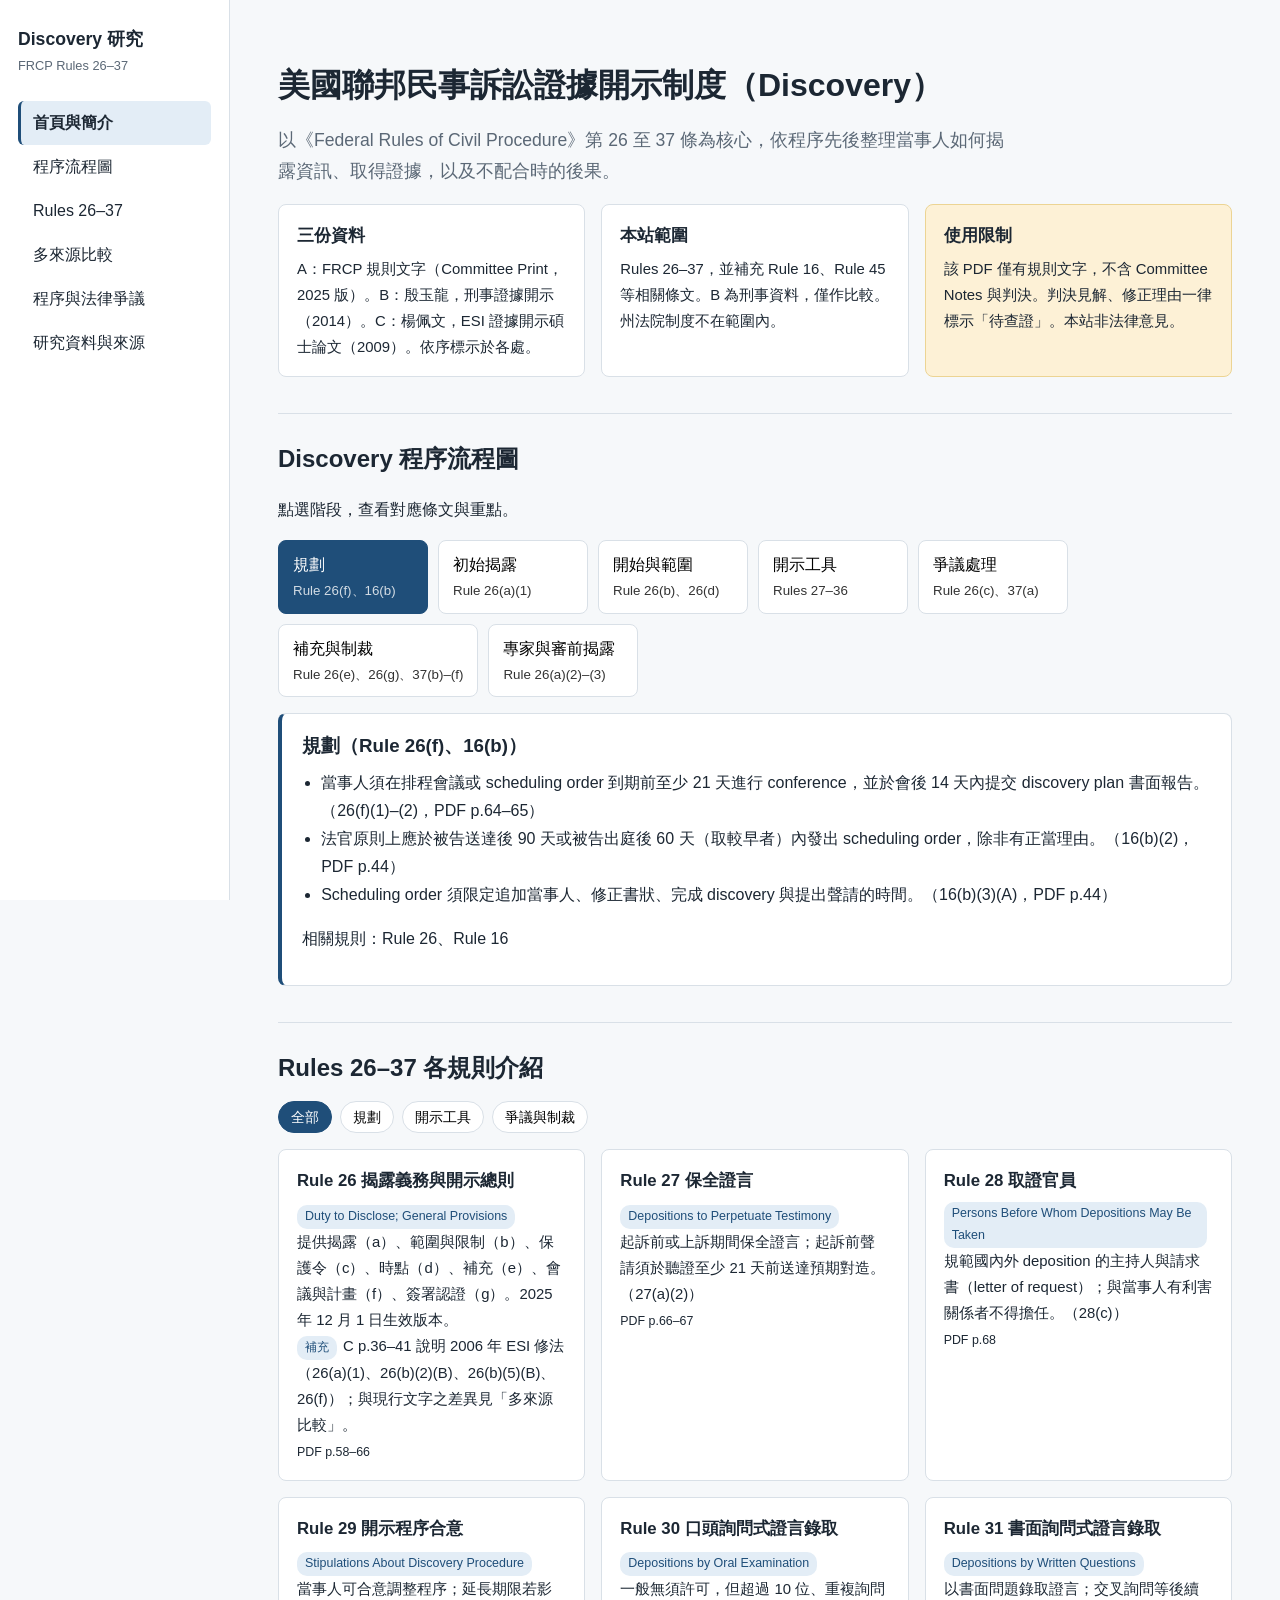
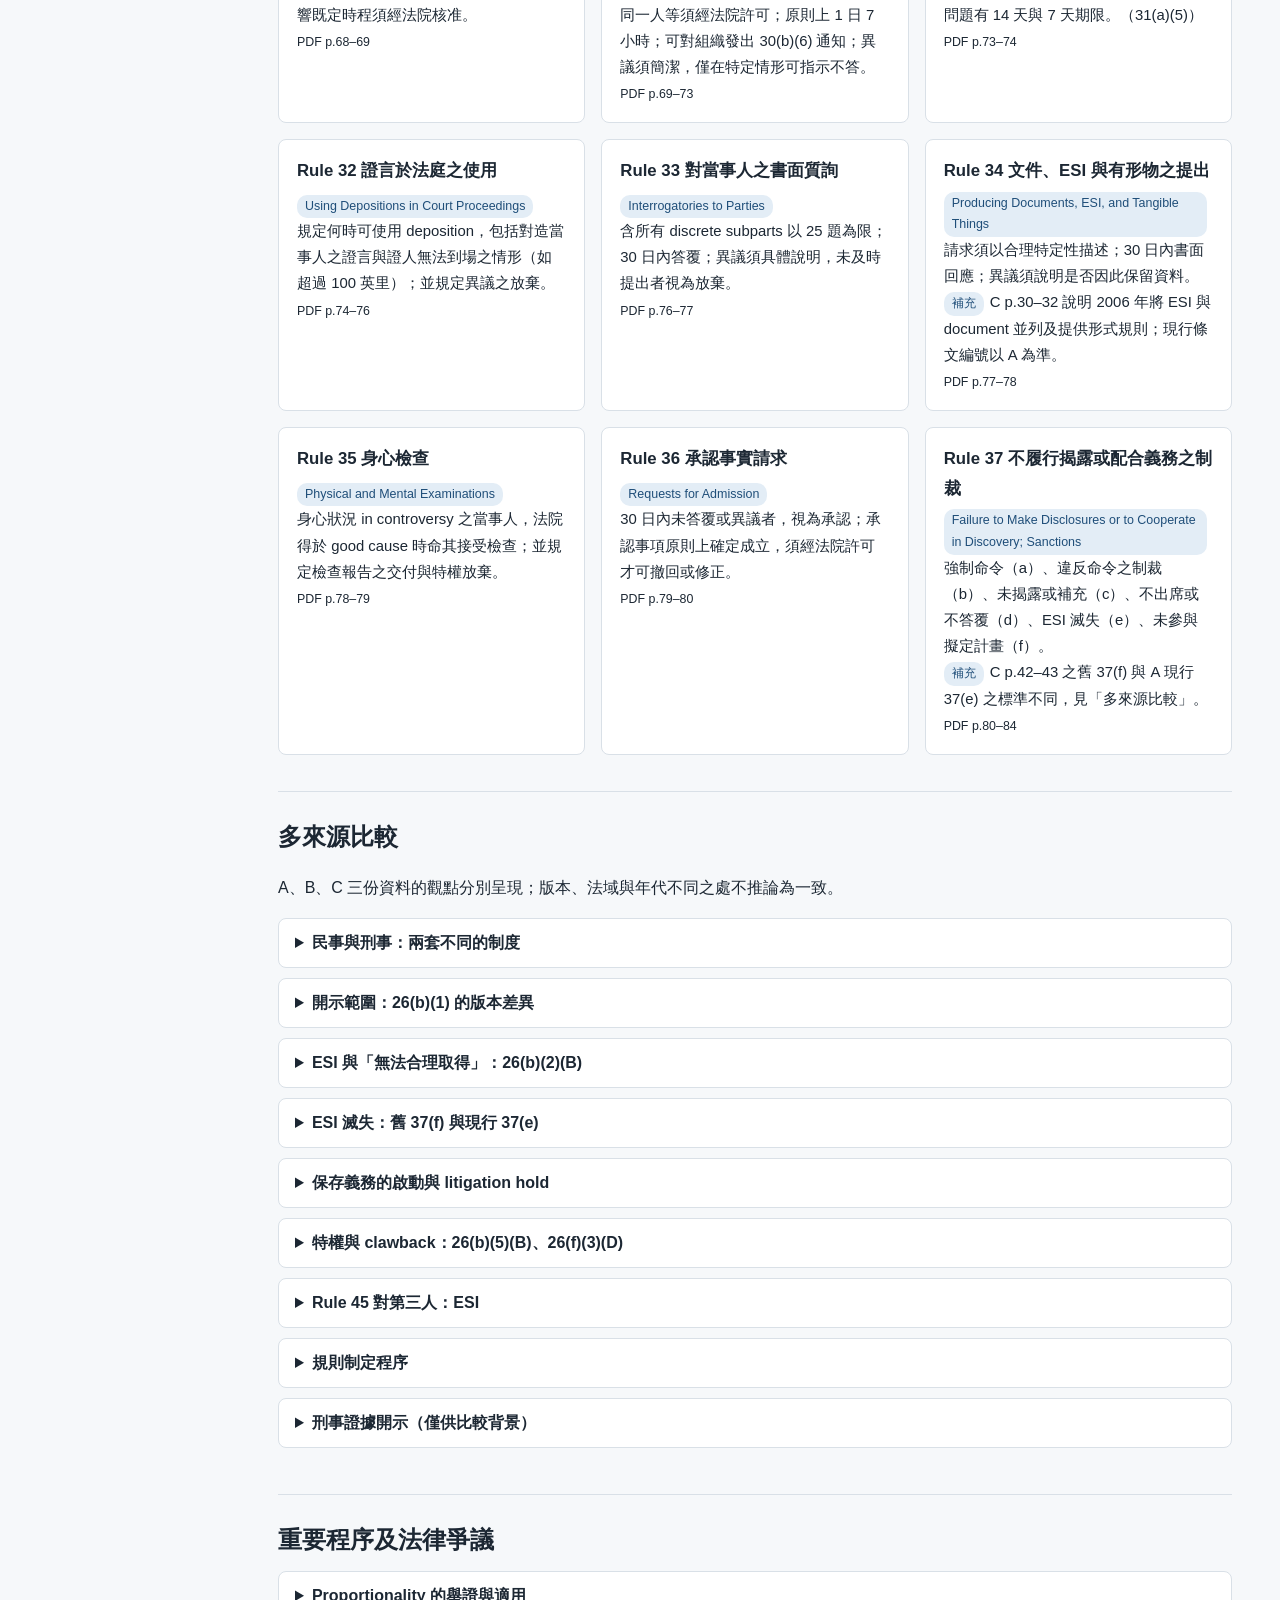
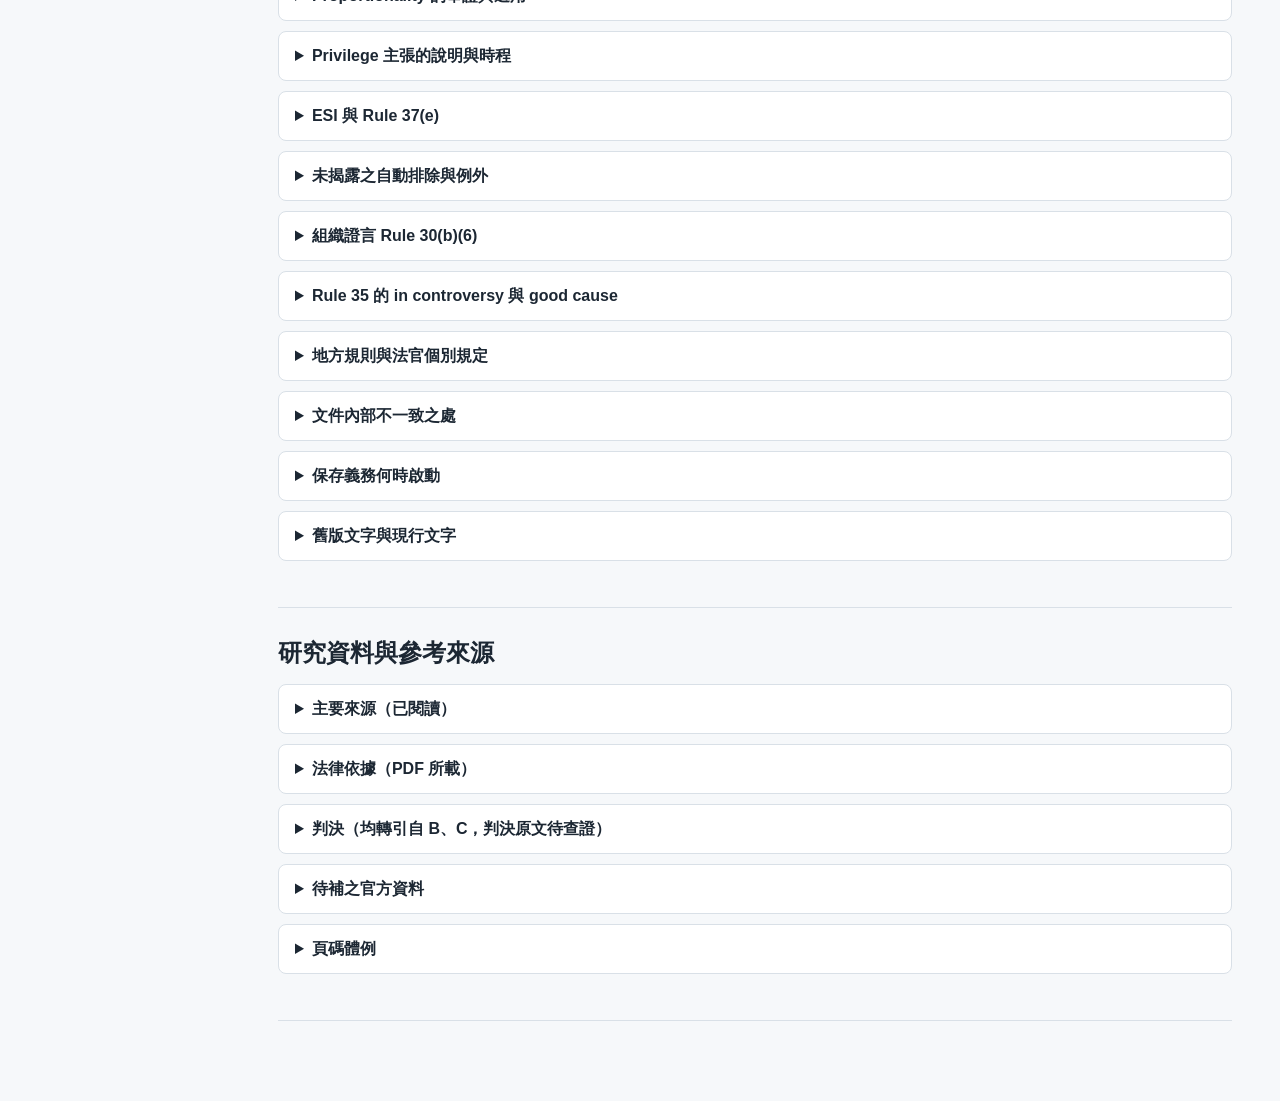
<file: docs/index.html>
<!DOCTYPE html>
<html lang="zh-Hant">
<head>
<meta charset="utf-8">
<meta name="viewport" content="width=device-width, initial-scale=1">
<title>美國聯邦民事訴訟 Discovery 研究網站</title>
<link rel="stylesheet" href="css/style.css">
</head>
<body>
<button id="menuBtn" class="menu-btn" aria-label="開啟導覽" aria-expanded="false">選單</button>
<aside id="sidebar" class="sidebar">
  <p class="brand">Discovery 研究<small>FRCP Rules 26–37</small></p>
  <nav>
    <a href="#home">首頁與簡介</a>
    <a href="#flow">程序流程圖</a>
    <a href="#rules">Rules 26–37</a>
    <a href="#compare">多來源比較</a>
    <a href="#issues">程序與法律爭議</a>
    <a href="#sources">研究資料與來源</a>
  </nav>
</aside>
<main>
<section id="home">
  <h1>美國聯邦民事訴訟證據開示制度（Discovery）</h1>
  <p class="lead">以《Federal Rules of Civil Procedure》第 26 至 37 條為核心，依程序先後整理當事人如何揭露資訊、取得證據，以及不配合時的後果。</p>
  <div class="cards">
    <article class="card"><h3>三份資料</h3><p>A：FRCP 規則文字（Committee Print，2025 版）。B：殷玉龍，刑事證據開示（2014）。C：楊佩文，ESI 證據開示碩士論文（2009）。依序標示於各處。</p></article>
    <article class="card"><h3>本站範圍</h3><p>Rules 26–37，並補充 Rule 16、Rule 45 等相關條文。B 為刑事資料，僅作比較。州法院制度不在範圍內。</p></article>
    <article class="card warn"><h3>使用限制</h3><p>該 PDF 僅有規則文字，不含 Committee Notes 與判決。判決見解、修正理由一律標示「待查證」。本站非法律意見。</p></article>
  </div>
</section>
<section id="flow">
  <h2>Discovery 程序流程圖</h2>
  <p>點選階段，查看對應條文與重點。</p>
  <ol id="flowChart" class="flow"></ol>
  <div id="flowDetail" class="detail" aria-live="polite"></div>
</section>
<section id="rules">
  <h2>Rules 26–37 各規則介紹</h2>
  <div id="ruleFilters" class="filters"></div>
  <div id="ruleList" class="cards"></div>
</section>
<section id="compare">
  <h2>多來源比較</h2>
  <p>A、B、C 三份資料的觀點分別呈現；版本、法域與年代不同之處不推論為一致。</p>
  <div id="cmpList"></div>
</section>
<section id="issues">
  <h2>重要程序及法律爭議</h2>
  <div id="issueList"></div>
</section>
<section id="sources">
  <h2>研究資料與參考來源</h2>
  <div id="sourceList"></div>
</section>
</main>
<script src="js/main.js"></script>
</body>
</html>
</file>
<file: docs/css/style.css>
:root{--ink:#1c2733;--muted:#5b6876;--paper:#f6f8fa;--panel:#fff;--line:#d9e0e7;--accent:#1f4e79;--accent-soft:#e3edf6;--warn:#8a5a00;--warn-soft:#fdf1d6}
*{box-sizing:border-box}
html{scroll-behavior:smooth}
body{margin:0;font-family:"Noto Sans TC","PingFang TC","Microsoft JhengHei",sans-serif;color:var(--ink);background:var(--paper);line-height:1.75}
.sidebar{position:fixed;inset:0 auto 0 0;width:230px;background:var(--panel);border-right:1px solid var(--line);padding:24px 18px;z-index:5}
.brand{font-weight:700;font-size:1.1rem;margin:0 0 24px}
.brand small{display:block;color:var(--muted);font-weight:400;font-size:.8rem}
.sidebar nav a{display:block;padding:8px 12px;border-radius:6px;color:var(--ink);text-decoration:none;border-left:3px solid transparent}
.sidebar nav a:hover{background:var(--accent-soft)}
.sidebar nav a.active{background:var(--accent-soft);border-left-color:var(--accent);font-weight:600}
main{margin-left:230px;padding:40px 48px 80px;max-width:1080px}
section{padding:24px 0 36px;border-bottom:1px solid var(--line)}
h1{font-size:2rem;line-height:1.35;margin:0 0 12px}
h2{font-size:1.5rem;margin:0 0 8px}
.lead{font-size:1.1rem;color:var(--muted);max-width:42em}
.cards{display:grid;grid-template-columns:repeat(auto-fill,minmax(290px,1fr));gap:16px;margin-top:16px}
.card{background:var(--panel);border:1px solid var(--line);border-radius:8px;padding:16px 18px}
.card h3{margin:0 0 6px;font-size:1.05rem}
.card p,.card ul{margin:0;font-size:.93rem}
.card ul{padding-left:1.1em}
.card.warn{background:var(--warn-soft);border-color:#ecd493}
.tag{display:inline-block;font-size:.78rem;padding:1px 8px;border-radius:10px;background:var(--accent-soft);color:var(--accent);margin-right:6px}
.tbd{background:var(--warn-soft);color:var(--warn)}
.flow{list-style:none;padding:0;margin:16px 0;display:flex;flex-wrap:wrap;gap:10px}
.flow button{font:inherit;cursor:pointer;background:var(--panel);border:1px solid var(--line);border-radius:8px;padding:10px 14px;text-align:left;min-width:150px}
.flow button:hover{border-color:var(--accent)}
.flow button[aria-pressed=true]{background:var(--accent);color:#fff;border-color:var(--accent)}
.flow small{display:block;opacity:.8}
.flow li:not(:last-child)::after{content:"";}
.detail{background:var(--panel);border:1px solid var(--line);border-left:4px solid var(--accent);border-radius:8px;padding:16px 20px}
.detail h3{margin:0 0 6px}
.detail ul{margin:6px 0 0;padding-left:1.2em}
.filters{display:flex;flex-wrap:wrap;gap:8px;margin-top:12px}
.filters button{font:inherit;font-size:.88rem;cursor:pointer;border:1px solid var(--line);background:var(--panel);border-radius:16px;padding:3px 12px}
.filters button[aria-pressed=true]{background:var(--accent);color:#fff;border-color:var(--accent)}
details{background:var(--panel);border:1px solid var(--line);border-radius:8px;margin:10px 0;padding:10px 16px}
summary{cursor:pointer;font-weight:600}
details p{margin:8px 0 0;font-size:.94rem}
.menu-btn{display:none}
a{color:var(--accent)}
:focus-visible{outline:3px solid #f0a500;outline-offset:2px}
@media(max-width:820px){
.menu-btn{display:block;position:fixed;top:10px;right:10px;z-index:10;font:inherit;padding:6px 14px;border:1px solid var(--line);border-radius:6px;background:var(--panel)}
.sidebar{transform:translateX(-100%);transition:transform .2s}
.sidebar.open{transform:none}
main{margin-left:0;padding:60px 18px 60px}
h1{font-size:1.5rem}}
@media(prefers-reduced-motion:reduce){html{scroll-behavior:auto}.sidebar{transition:none}}

.src{margin:10px 0 0;font-size:.94rem;border-left:3px solid var(--line);padding-left:10px}
.src-note{margin:10px 0 0;font-size:.9rem;color:var(--muted)}
</file>
